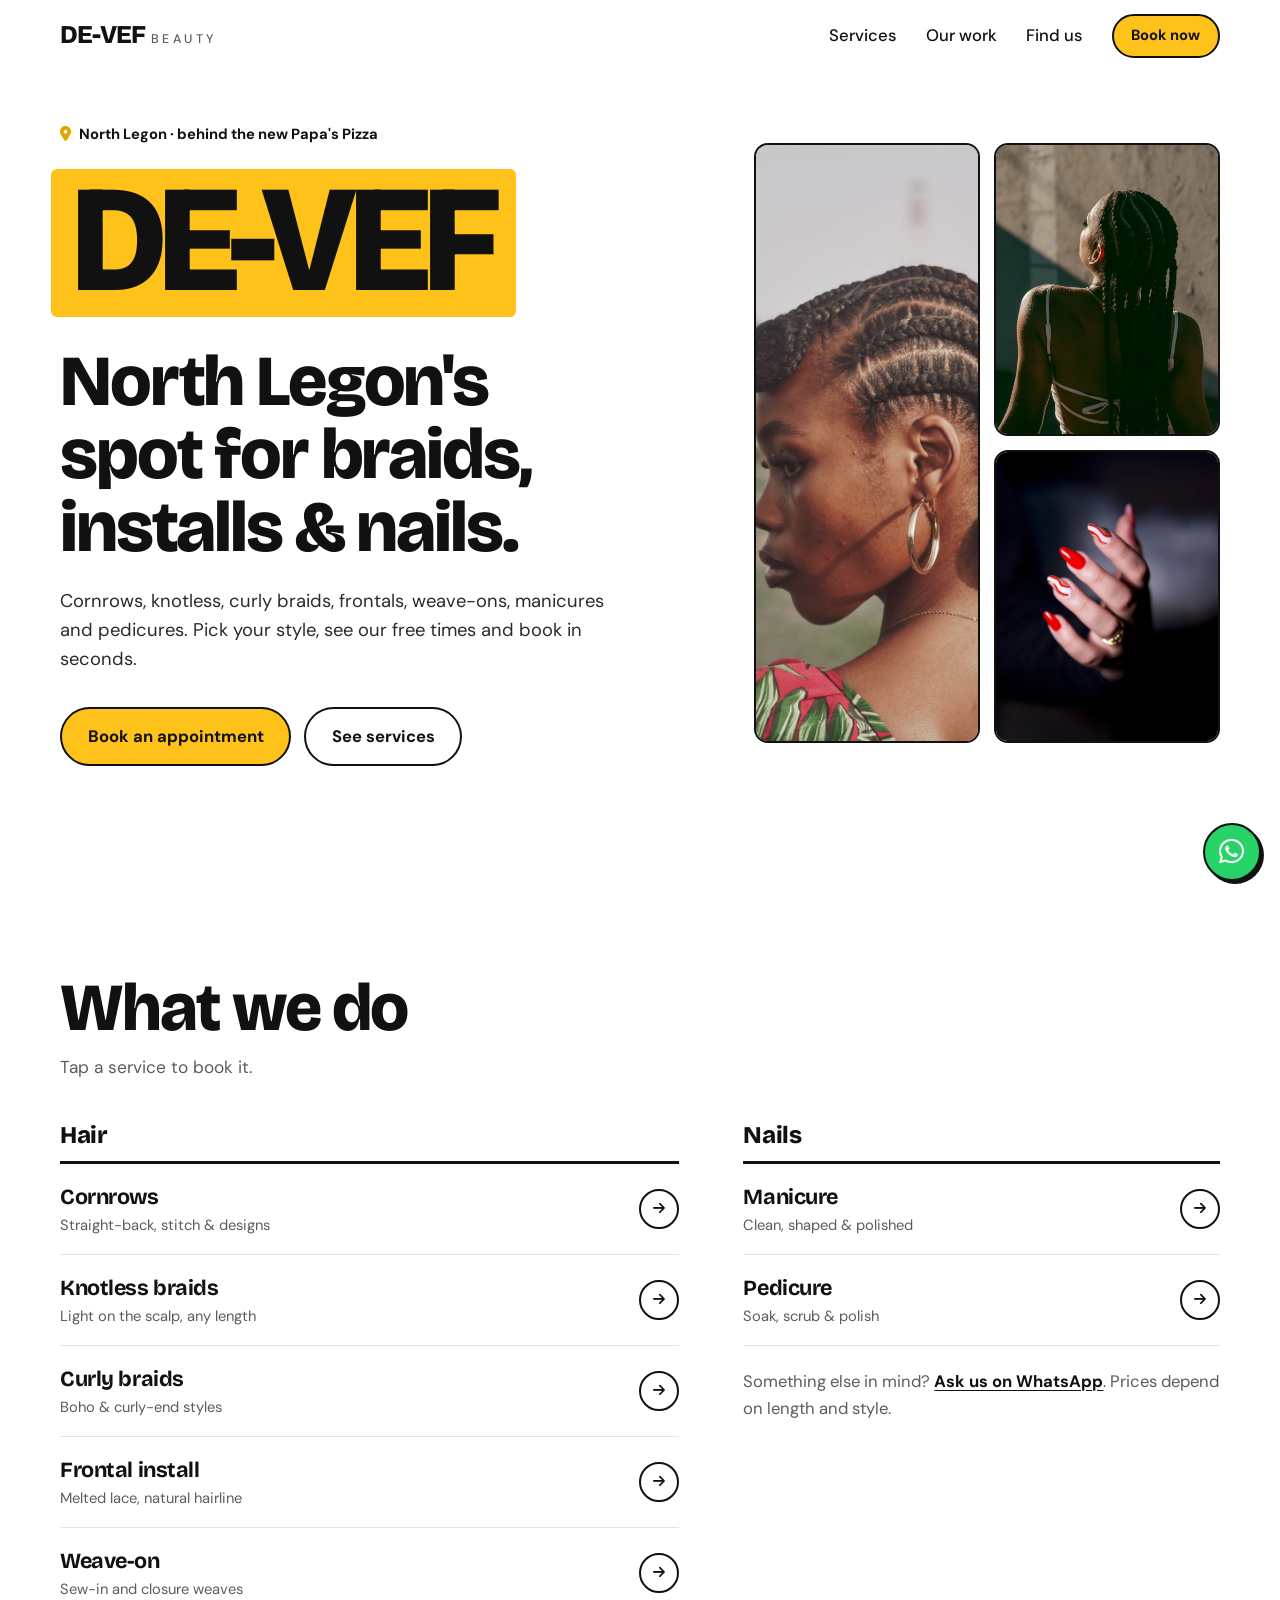
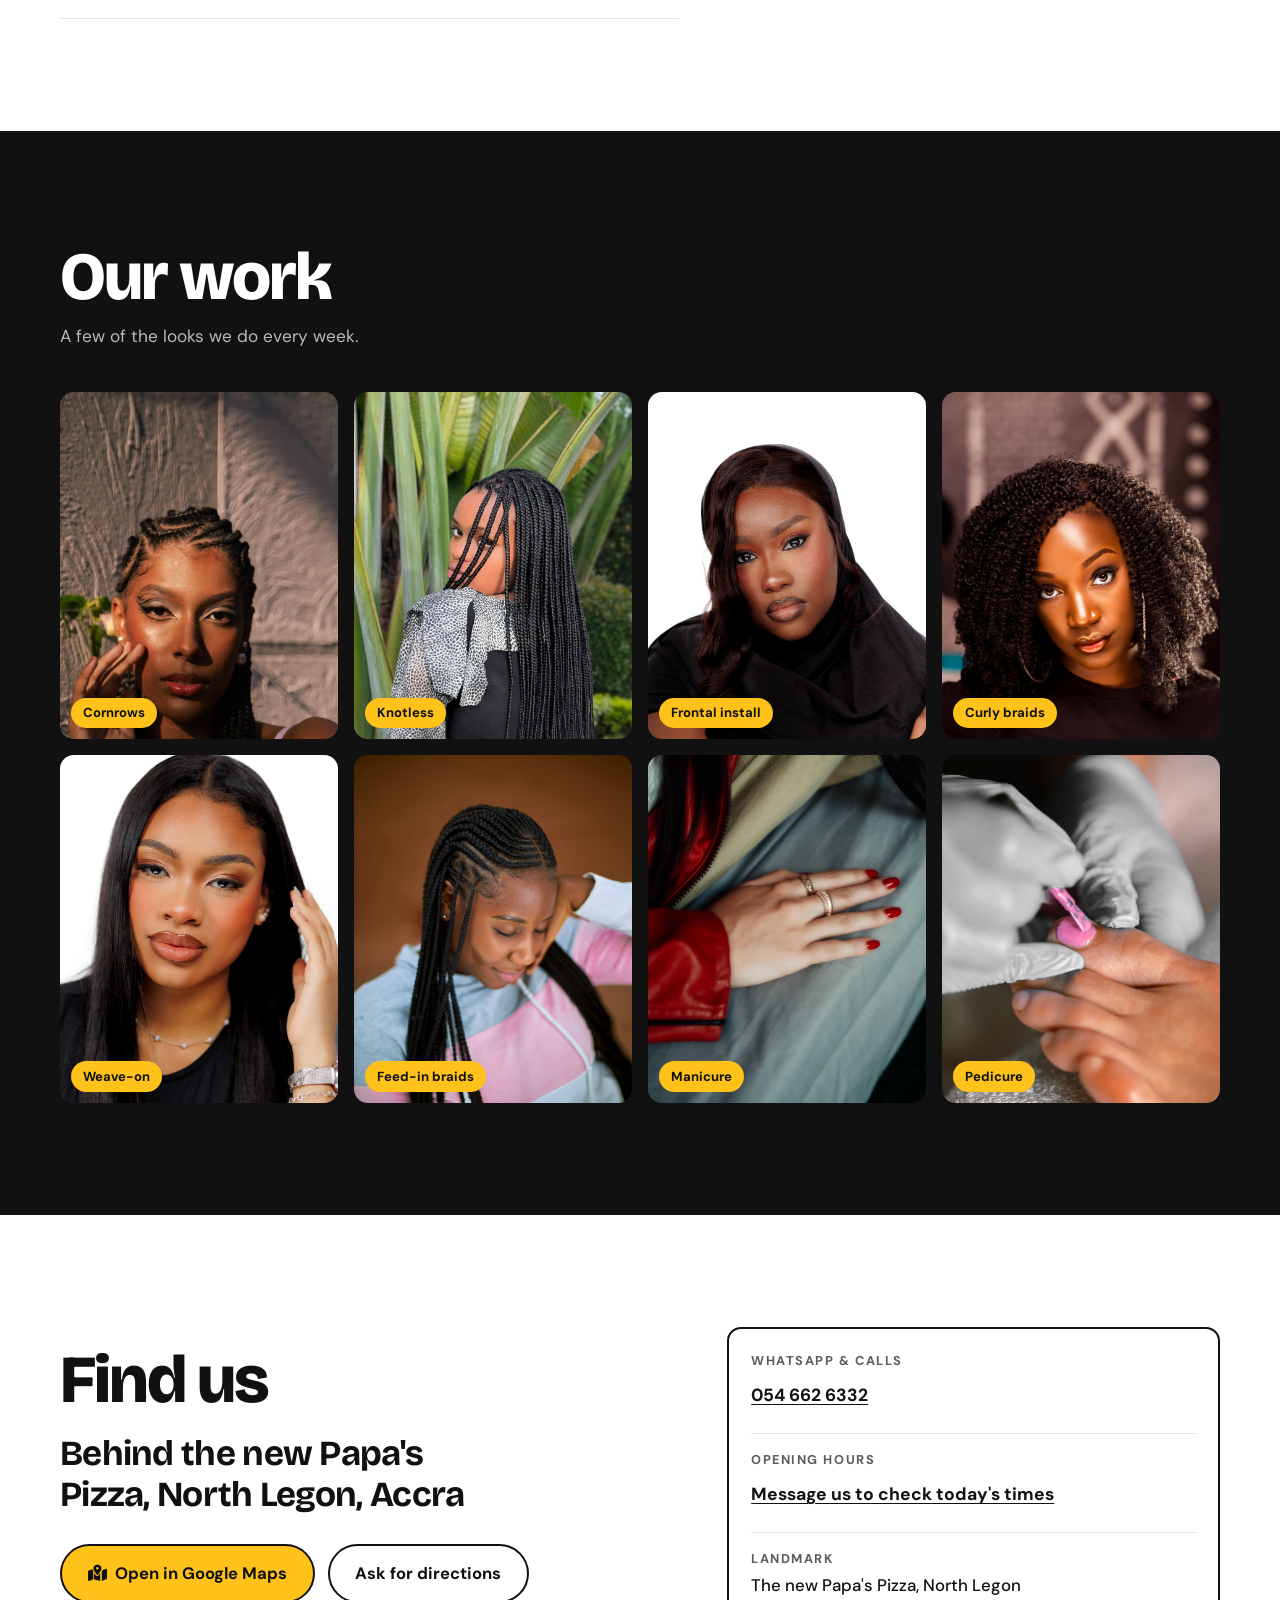
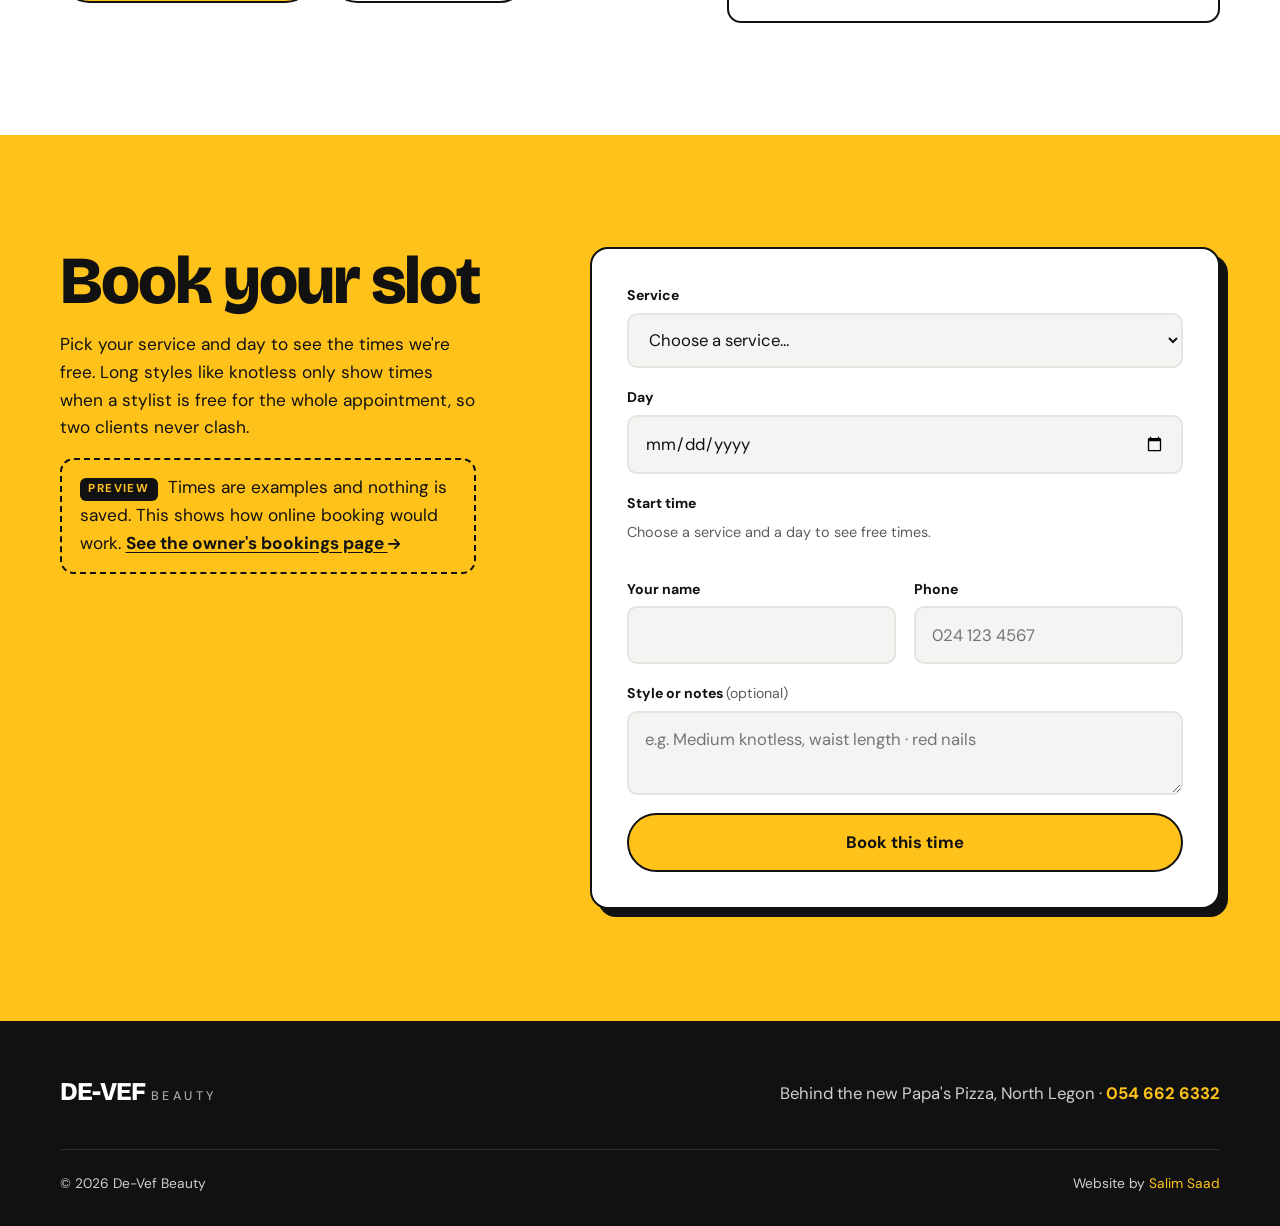
<file: index.html>
<!DOCTYPE html>
<html lang="en">
<head>
  <meta charset="UTF-8" />
  <meta name="viewport" content="width=device-width, initial-scale=1.0" />
  <title>De-Vef Beauty | Braids, Installs &amp; Nails in North Legon</title>
  <meta name="description" content="De-Vef Beauty, North Legon (behind the new Papa's Pizza): cornrows, knotless and curly braids, frontal installs, weave-ons, manicure and pedicure. Book on WhatsApp." />

  <meta property="og:type" content="website" />
  <meta property="og:title" content="De-Vef Beauty · North Legon" />
  <meta property="og:description" content="Braids, installs and nails behind the new Papa's Pizza, North Legon. Book on WhatsApp." />
  <meta property="og:url" content="https://salimsaad-dot.github.io/devef-/" />
  <meta property="og:image" content="https://salimsaad-dot.github.io/devef-/images/og-image.jpg" />
  <meta property="og:image:width" content="1200" />
  <meta property="og:image:height" content="630" />
  <meta name="twitter:card" content="summary_large_image" />
  <meta name="theme-color" content="#111111" />

  <link rel="icon" href="data:image/svg+xml,<svg xmlns='http://www.w3.org/2000/svg' viewBox='0 0 100 100'><rect width='100' height='100' rx='24' fill='%23111'/><text x='50' y='68' font-size='56' text-anchor='middle' fill='%23ffc21a' font-family='Arial Black,Arial,sans-serif' font-weight='900'>D</text></svg>" />

  <link rel="preconnect" href="https://fonts.googleapis.com" />
  <link rel="preconnect" href="https://fonts.gstatic.com" crossorigin />
  <link href="https://fonts.googleapis.com/css2?family=Bricolage+Grotesque:opsz,wght@12..96,500;12..96,700;12..96,800&family=DM+Sans:opsz,wght@9..40,400;9..40,500;9..40,700&display=swap" rel="stylesheet" />
  <link rel="stylesheet" href="https://cdnjs.cloudflare.com/ajax/libs/font-awesome/6.4.0/css/all.min.css" />
  <link rel="stylesheet" href="style.css" />
  <script>document.documentElement.classList.add("js");</script>

  <script type="application/ld+json">
  {
    "@context": "https://schema.org",
    "@type": "BeautySalon",
    "name": "De-Vef Beauty",
    "telephone": "+233546626332",
    "address": { "@type": "PostalAddress", "streetAddress": "Behind the new Papa's Pizza", "addressLocality": "North Legon, Accra", "addressCountry": "GH" },
    "geo": { "@type": "GeoCoordinates", "latitude": 5.6821912, "longitude": -0.1921330 }
  }
  </script>
</head>
<body>
  <a class="skip-link" href="#main">Skip to content</a>

  <!-- ===== HEADER ===== -->
  <header class="header" id="header">
    <div class="wrap header-inner">
      <a href="#top" class="brand" aria-label="De-Vef Beauty, home">DE-VEF<span>beauty</span></a>
      <nav class="nav" id="nav" aria-label="Main">
        <a href="#services">Services</a>
        <a href="#work">Our work</a>
        <a href="#visit">Find us</a>
        <a href="#book" class="btn btn-sm">Book now</a>
      </nav>
      <button class="burger" id="burger" aria-label="Open menu" aria-expanded="false" aria-controls="nav"><span></span><span></span><span></span></button>
    </div>
  </header>

  <main id="main">

    <!-- ===== HERO ===== -->
    <section class="hero" id="top">
      <div class="wrap hero-inner">
        <div class="hero-copy">
          <p class="where"><i class="fa-solid fa-location-dot" aria-hidden="true"></i> North Legon · behind the new Papa's Pizza</p>
          <h1><span class="mark">DE-VEF</span> North Legon's spot for braids, installs &amp; nails.</h1>
          <p class="lead">Cornrows, knotless, curly braids, frontals, weave-ons, manicures and pedicures. Pick your style, see our free times and book in seconds.</p>
          <div class="hero-cta">
            <a href="#book" class="btn">Book an appointment</a>
            <a href="#services" class="btn btn-line">See services</a>
          </div>
        </div>

        <!-- Echoes the photo column on their shop banner. TODO: Pexels stock for the pitch; swap for their own work. -->
        <div class="strip" aria-hidden="true">
          <figure class="strip-tile s1"><img src="images/hero-cornrows.jpg" alt="" fetchpriority="high" /></figure>
          <figure class="strip-tile s2"><img src="images/strip-braids.jpg" alt="" /></figure>
          <figure class="strip-tile s3"><img src="images/strip-nails.jpg" alt="" /></figure>
        </div>
      </div>
    </section>

    <!-- ===== SERVICES ===== -->
    <!-- TODO: confirm the list and add prices with the owner (board says "and more…"). -->
    <section class="section" id="services">
      <div class="wrap">
        <h2>What we do</h2>
        <p class="sub">Tap a service to book it.</p>

        <div class="menu reveal">
          <div class="menu-col">
            <h3>Hair</h3>
            <ul>
              <li><a href="#book" data-service="Cornrows"><span>Cornrows</span><small>Straight-back, stitch &amp; designs</small><i class="fa-solid fa-arrow-right" aria-hidden="true"></i></a></li>
              <li><a href="#book" data-service="Knotless braids"><span>Knotless braids</span><small>Light on the scalp, any length</small><i class="fa-solid fa-arrow-right" aria-hidden="true"></i></a></li>
              <li><a href="#book" data-service="Curly braids"><span>Curly braids</span><small>Boho &amp; curly-end styles</small><i class="fa-solid fa-arrow-right" aria-hidden="true"></i></a></li>
              <li><a href="#book" data-service="Frontal install"><span>Frontal install</span><small>Melted lace, natural hairline</small><i class="fa-solid fa-arrow-right" aria-hidden="true"></i></a></li>
              <li><a href="#book" data-service="Weave-on"><span>Weave-on</span><small>Sew-in and closure weaves</small><i class="fa-solid fa-arrow-right" aria-hidden="true"></i></a></li>
            </ul>
          </div>
          <div class="menu-col">
            <h3>Nails</h3>
            <ul>
              <li><a href="#book" data-service="Manicure"><span>Manicure</span><small>Clean, shaped &amp; polished</small><i class="fa-solid fa-arrow-right" aria-hidden="true"></i></a></li>
              <li><a href="#book" data-service="Pedicure"><span>Pedicure</span><small>Soak, scrub &amp; polish</small><i class="fa-solid fa-arrow-right" aria-hidden="true"></i></a></li>
            </ul>
            <p class="more">Something else in mind? <a href="https://wa.me/233546626332?text=Hello%20De-Vef!%20Do%20you%20do%20" target="_blank" rel="noopener">Ask us on WhatsApp</a>. Prices depend on length and style.</p>
          </div>
        </div>
      </div>
    </section>

    <!-- ===== OUR WORK ===== -->
    <!-- TODO: FREE STOCK PHOTOS from Pexels (pexels.com/license), pitch only. Replace with De-Vef's own work before launch. -->
    <section class="section section-ink" id="work">
      <div class="wrap">
        <h2>Our work</h2>
        <p class="sub">A few of the looks we do every week.</p>
        <div class="gallery reveal">
          <figure><img class="fade-img" src="images/cornrows.jpg" alt="Cornrows swept back with a side part" loading="lazy" /><figcaption>Cornrows</figcaption></figure>
          <figure><img class="fade-img" src="images/knotless.jpg" alt="Long knotless braids" loading="lazy" style="object-position: center 20%" /><figcaption>Knotless</figcaption></figure>
          <figure><img class="fade-img" src="images/frontal.jpg" alt="Sleek frontal install" loading="lazy" style="object-position: center 20%" /><figcaption>Frontal install</figcaption></figure>
          <figure><img class="fade-img" src="images/curly-braids.jpg" alt="Full curly braids" loading="lazy" style="object-position: center 20%" /><figcaption>Curly braids</figcaption></figure>
          <figure><img class="fade-img" src="images/weave-on.jpg" alt="Long, sleek straight weave-on" loading="lazy" style="object-position: center 25%" /><figcaption>Weave-on</figcaption></figure>
          <figure><img class="fade-img" src="images/long-braids.jpg" alt="Long feed-in braids" loading="lazy" style="object-position: center 25%" /><figcaption>Feed-in braids</figcaption></figure>
          <figure><img class="fade-img" src="images/manicure.jpg" alt="Red manicure with gold rings" loading="lazy" /><figcaption>Manicure</figcaption></figure>
          <figure><img class="fade-img" src="images/pedicure.jpg" alt="Pedicure being polished" loading="lazy" /><figcaption>Pedicure</figcaption></figure>
        </div>
      </div>
    </section>

    <!-- ===== VISIT ===== -->
    <section class="section" id="visit">
      <div class="wrap visit">
        <div>
          <h2>Find us</h2>
          <p class="address">Behind the new Papa's Pizza, North Legon, Accra</p>
          <div class="visit-cta">
            <a class="btn" href="https://www.google.com/maps/search/?api=1&amp;query=5.6821912%2C-0.1921330" target="_blank" rel="noopener"><i class="fa-solid fa-map-location-dot" aria-hidden="true"></i> Open in Google Maps</a>
            <a class="btn btn-line" href="https://wa.me/233546626332?text=Hello%20De-Vef!%20Please%20send%20me%20directions%20to%20the%20shop." target="_blank" rel="noopener">Ask for directions</a>
          </div>
        </div>
        <ul class="facts">
          <li><span class="k">WhatsApp &amp; calls</span><a href="https://wa.me/233546626332" target="_blank" rel="noopener">054 662 6332</a></li>
          <!-- TODO: add real opening hours once confirmed -->
          <li><span class="k">Opening hours</span><a href="https://wa.me/233546626332?text=Hello%20De-Vef!%20Are%20you%20open%20today%3F" target="_blank" rel="noopener">Message us to check today's times</a></li>
          <li><span class="k">Landmark</span><span>The new Papa's Pizza, North Legon</span></li>
        </ul>
      </div>
    </section>

    <!-- ===== BOOKING ===== -->
    <section class="section section-sun" id="book">
      <div class="wrap book">
        <div class="book-copy">
          <h2>Book your slot</h2>
          <p>Pick your service and day to see the times we're free. Long styles like knotless only show times when a stylist is free for the whole appointment, so two clients never clash.</p>
          <!-- PITCH DEMO: remove this note once real hours and a real database are in -->
          <p class="preview-note"><span class="tag">Preview</span> Times are examples and nothing is saved. This shows how online booking would work. <a href="bookings.html">See the owner's bookings page <i class="fa-solid fa-arrow-right" aria-hidden="true"></i></a></p>
        </div>

        <form class="form" id="bookForm" novalidate>
          <div class="f">
            <label for="service">Service</label>
            <select id="service" required>
              <option value="">Choose a service…</option>
              <optgroup label="Hair">
                <option>Cornrows</option>
                <option>Knotless braids</option>
                <option>Curly braids</option>
                <option>Frontal install</option>
                <option>Weave-on</option>
              </optgroup>
              <optgroup label="Nails">
                <option>Manicure</option>
                <option>Pedicure</option>
              </optgroup>
              <option>Something else</option>
            </select>
          </div>

          <div>
            <div class="f">
              <label for="date">Day</label>
              <input id="date" type="date" required />
            </div>

            <fieldset class="f f-gap" id="timeField">
              <legend>Start time</legend>
              <p class="slot-hint" id="slotHint">Choose a service and a day to see free times.</p>
              <div class="slot-grid" id="slots"></div>
            </fieldset>

            <!-- Only for braids; slides open/closed instead of snapping -->
            <div class="collapse" id="hairField" aria-hidden="true" inert>
              <div class="collapse-inner">
                <fieldset class="f">
                  <legend>Braiding hair</legend>
                  <div class="pills">
                    <label><input type="radio" name="hair" value="I'll bring my own hair" checked /><span>I'll bring my own</span></label>
                    <label><input type="radio" name="hair" value="Please provide the hair" /><span>Please provide it</span></label>
                  </div>
                </fieldset>
              </div>
            </div>
          </div>

          <div class="f-row">
            <div class="f">
              <label for="name">Your name</label>
              <input id="name" type="text" autocomplete="name" maxlength="60" required />
            </div>
            <div class="f">
              <label for="phone">Phone</label>
              <input id="phone" type="tel" autocomplete="tel" inputmode="tel" maxlength="20" placeholder="024 123 4567" required />
            </div>
          </div>

          <div class="f">
            <label for="notes">Style or notes <span class="opt">(optional)</span></label>
            <textarea id="notes" rows="2" maxlength="300" placeholder="e.g. Medium knotless, waist length · red nails"></textarea>
          </div>

          <p class="err" id="err" role="alert"></p>
          <button class="btn btn-block" type="submit" id="bookBtn">Book this time</button>
        </form>

        <!-- Shown after booking -->
        <div class="form booked" id="booked" tabindex="-1" hidden>
          <p class="booked-icon" aria-hidden="true"><i class="fa-solid fa-check"></i></p>
          <h3>You're booked!</h3>
          <p class="booked-what" id="bookedWhat"></p>
          <p class="booked-small">Last step: send your booking to De-Vef on WhatsApp. She'll reply to confirm.</p>
          <div class="booked-actions">
            <button class="btn btn-block btn-wa" type="button" id="sendWa"><i class="fa-brands fa-whatsapp" aria-hidden="true"></i> Send to De-Vef on WhatsApp</button>
            <div class="wa-sent" id="waSent" hidden>
              <p class="wa-label">Opened in WhatsApp. Demo: goes to Salim's test phone, not De-Vef's.</p>
              <p class="wa-bubble" id="waText"></p>
              <p class="wa-after"><i class="fa-solid fa-circle-check" aria-hidden="true"></i> Tap Send in WhatsApp. De-Vef will reply to confirm.</p>
            </div>
            <a class="btn btn-line btn-block" href="bookings.html">See it on the owner's page <i class="fa-solid fa-arrow-right" aria-hidden="true"></i></a>
            <button class="btn btn-line btn-block" type="button" id="bookAgain">Book another</button>
          </div>
        </div>
      </div>
    </section>
  </main>

  <footer class="footer">
    <div class="wrap footer-inner">
      <a href="#top" class="brand brand-light">DE-VEF<span>beauty</span></a>
      <p>Behind the new Papa's Pizza, North Legon · <a href="https://wa.me/233546626332" target="_blank" rel="noopener">054 662 6332</a></p>
    </div>
    <div class="wrap footer-bottom">
      <p>© <span id="year">2026</span> De-Vef Beauty</p>
      <p>Website by <a href="mailto:salimsaad135@gmail.com">Salim Saad</a></p>
    </div>
  </footer>

  <a href="https://wa.me/233546626332" class="wa" target="_blank" rel="noopener" aria-label="Chat on WhatsApp"><i class="fa-brands fa-whatsapp"></i></a>

  <script src="script.js"></script>
  <script type="module" src="booking.js"></script>
</body>
</html>
</file>
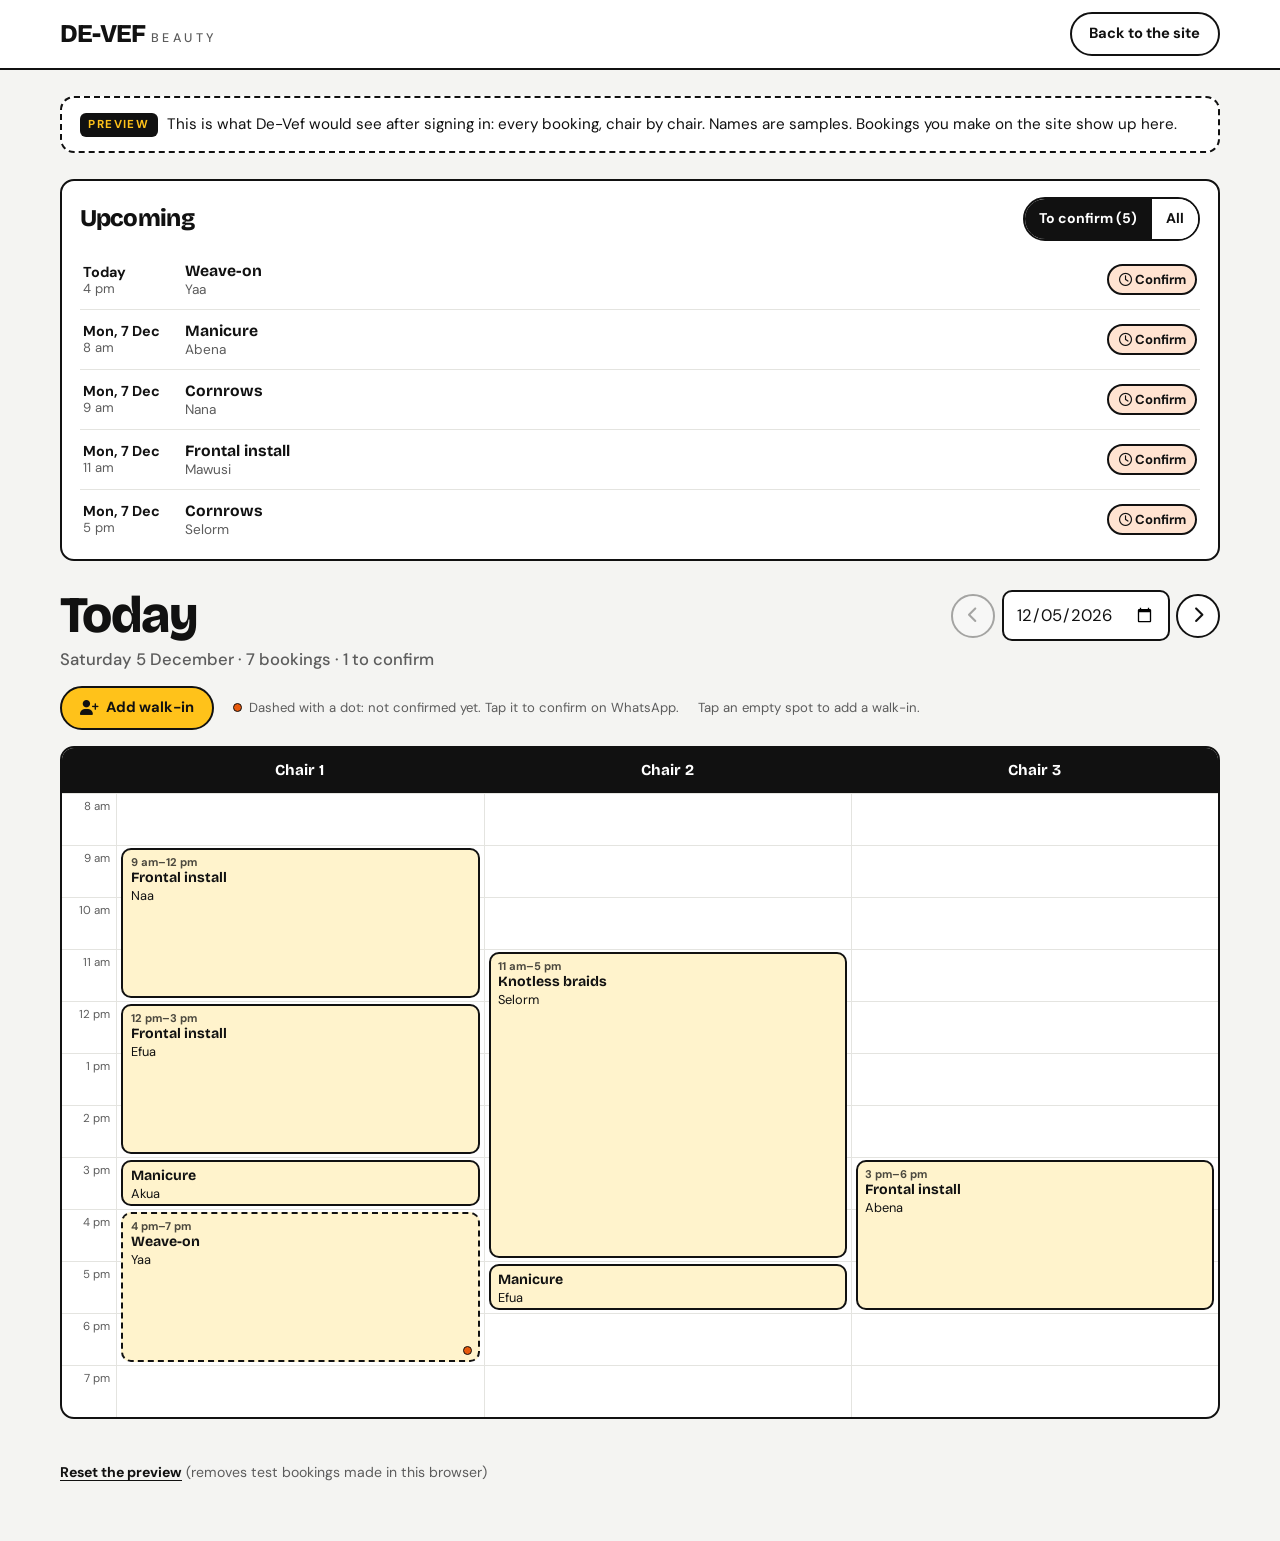
<file: bookings.html>
<!DOCTYPE html>
<html lang="en">
<head>
  <meta charset="UTF-8" />
  <meta name="viewport" content="width=device-width, initial-scale=1.0" />
  <meta name="robots" content="noindex, nofollow" />
  <title>Bookings · De-Vef Beauty</title>
  <meta name="theme-color" content="#111111" />
  <link rel="icon" href="data:image/svg+xml,<svg xmlns='http://www.w3.org/2000/svg' viewBox='0 0 100 100'><rect width='100' height='100' rx='24' fill='%23111'/><text x='50' y='68' font-size='56' text-anchor='middle' fill='%23ffc21a' font-family='Arial Black,Arial,sans-serif' font-weight='900'>D</text></svg>" />
  <link rel="preconnect" href="https://fonts.googleapis.com" />
  <link rel="preconnect" href="https://fonts.gstatic.com" crossorigin />
  <link href="https://fonts.googleapis.com/css2?family=Bricolage+Grotesque:opsz,wght@12..96,500;12..96,700;12..96,800&family=DM+Sans:opsz,wght@9..40,400;9..40,500;9..40,700&display=swap" rel="stylesheet" />
  <link rel="stylesheet" href="https://cdnjs.cloudflare.com/ajax/libs/font-awesome/6.4.0/css/all.min.css" />
  <link rel="stylesheet" href="style.css" />
  <link rel="stylesheet" href="bookings.css" />
</head>
<body class="owner">
  <!-- PITCH DEMO: sample owner page. The real one needs a login and a database (see Lee's admin.html). -->
  <header class="owner-bar">
    <div class="wrap owner-bar-inner">
      <a href="./" class="brand">DE-VEF<span>beauty</span></a>
      <a href="./#book" class="btn btn-sm btn-line">Back to the site</a>
    </div>
  </header>

  <main class="wrap owner-main">
    <p class="preview-note owner-note"><span class="tag">Preview</span> This is what De-Vef would see after signing in: every booking, chair by chair. Names are samples. Bookings you make on the site show up here.</p>

    <section class="upcoming" aria-labelledby="upTitle">
      <div class="up-head">
        <h2 id="upTitle">Upcoming</h2>
        <div class="seg" role="group" aria-label="Show">
          <button type="button" id="upWait" aria-pressed="true">To confirm</button>
          <button type="button" id="upAll" aria-pressed="false">All</button>
        </div>
      </div>
      <ul class="up-list" id="upList"></ul>
      <button type="button" class="link up-more" id="upMore" hidden>Show more</button>
    </section>

    <div class="owner-head">
      <h1 id="dayTitle">Today</h1>
      <div class="day-nav">
        <button type="button" class="icon-btn" id="prev" aria-label="Previous day"><i class="fa-solid fa-chevron-left" aria-hidden="true"></i></button>
        <label class="sr-only" for="day">Pick a day</label>
        <input type="date" id="day" />
        <button type="button" class="icon-btn" id="next" aria-label="Next day"><i class="fa-solid fa-chevron-right" aria-hidden="true"></i></button>
      </div>
    </div>
    <p class="owner-count" id="count" aria-live="polite"></p>
    <div class="owner-tools">
      <button type="button" class="btn btn-sm" id="addWalk"><i class="fa-solid fa-user-plus" aria-hidden="true"></i> Add walk-in</button>
      <p class="owner-legend"><span><i aria-hidden="true"></i> Dashed with a dot: not confirmed yet. Tap it to confirm on WhatsApp.</span> <span>Tap an empty spot to add a walk-in.</span></p>
    </div>

    <div class="board" id="board"></div>

    <section class="detail" id="detail" tabindex="-1" hidden aria-live="polite"></section>

    <p class="owner-foot"><button type="button" class="link" id="reset">Reset the preview</button> (removes test bookings made in this browser)</p>
  </main>

  <script type="module" src="bookings.js"></script>
</body>
</html>
</file>
<file: style.css>
/* =========================================================
   De-Vef Beauty · North Legon
   Black, white and marigold: a street-poster take on their black & white banner
   ========================================================= */

:root {
  --paper: #ffffff;
  --paper-2: #f4f4f2;
  --ink: #111111;
  --ink-2: #2b2b2b;
  --muted: #5c5c5c;
  --line: #e4e4e0;
  --sun: #ffc21a;          /* marigold accent */
  --sun-deep: #e0a500;
  --wa: #25d366;

  --display: "Bricolage Grotesque", "Arial Black", Arial, sans-serif;
  --sans: "DM Sans", Arial, sans-serif;

  --r: 14px;
  --ease: cubic-bezier(.2, .8, .25, 1);
  --header-h: 72px;
}

*, *::before, *::after { box-sizing: border-box; margin: 0; padding: 0; }
html { scroll-behavior: smooth; scroll-padding-top: var(--header-h); }
body { font-family: var(--sans); font-size: 1.04rem; line-height: 1.6; color: var(--ink); background: var(--paper); -webkit-font-smoothing: antialiased; overflow-x: hidden; }
img { display: block; max-width: 100%; }
a { color: inherit; }
button, input, select, textarea { font: inherit; color: inherit; }
:focus-visible { outline: 3px solid var(--ink); outline-offset: 3px; }
::selection { background: var(--sun); color: var(--ink); }

.skip-link { position: absolute; left: 1rem; top: -100px; z-index: 200; background: var(--ink); color: #fff; padding: .7rem 1.1rem; border-radius: 10px; text-decoration: none; font-weight: 700; }
.skip-link:focus { top: 1rem; }

.wrap { width: min(1160px, 100% - 2.5rem); margin-inline: auto; }

h1, h2, h3 { font-family: var(--display); font-weight: 800; line-height: 1.02; letter-spacing: -.03em; text-wrap: balance; }
h2 { font-size: clamp(2.4rem, 6vw, 4.2rem); }
h3 { font-size: 1.5rem; letter-spacing: -.02em; }
.sub { color: var(--muted); margin: .7rem 0 2.6rem; font-size: 1.08rem; }

/* ---------- Buttons ---------- */
.btn {
  display: inline-flex; align-items: center; justify-content: center; gap: .55rem; min-height: 52px;
  padding: .9rem 1.6rem; border-radius: 999px; border: 2px solid var(--ink);
  background: var(--sun); color: var(--ink); font-weight: 700; text-decoration: none; cursor: pointer;
  transition: transform .25s var(--ease), box-shadow .25s var(--ease), background .25s var(--ease), color .25s var(--ease), scale .12s var(--ease);
}
.btn-line { background: transparent; }
@media (hover: hover) {
  .btn:hover { transform: translate(-2px, -2px); box-shadow: 4px 4px 0 var(--ink); }
}
.btn:active, .wa:active, .pills label:active span { scale: .97; }
.btn-sm { min-height: 44px; padding: .5rem 1.1rem; font-size: .92rem; }
.btn-block { width: 100%; }

/* ---------- Brand ---------- */
.brand { font-family: var(--display); font-weight: 800; font-size: 1.6rem; letter-spacing: -.03em; text-decoration: none; display: inline-flex; align-items: baseline; gap: .35rem; position: relative; z-index: 110; }
.brand span { font-family: var(--sans); font-weight: 500; font-size: .78rem; letter-spacing: .28em; text-transform: uppercase; color: var(--muted); }
.brand-light span { color: #a6a6a6; }

/* ---------- Header ---------- */
.header { position: fixed; inset: 0 0 auto; z-index: 100; height: var(--header-h); display: flex; align-items: center; background: var(--paper); border-bottom: 1px solid transparent; transition: border-color .3s var(--ease); }
.header.scrolled { border-color: var(--line); }
.header-inner { display: flex; align-items: center; justify-content: space-between; }
.nav { display: flex; align-items: center; gap: 1.8rem; }
.nav a:not(.btn) { text-decoration: none; font-weight: 500; transition: color .2s; }
.nav a:not(.btn):hover { color: var(--muted); }
.burger { display: none; width: 44px; height: 44px; border: 0; background: none; cursor: pointer; position: relative; z-index: 110; }
.burger span { position: absolute; left: 11px; right: 11px; height: 2.5px; border-radius: 2px; background: var(--ink); transition: transform .3s var(--ease), opacity .3s; }
.burger span:nth-child(1) { top: 15px; } .burger span:nth-child(2) { top: 21px; } .burger span:nth-child(3) { top: 27px; }
.menu-open .burger span:nth-child(1) { transform: translateY(6px) rotate(45deg); }
.menu-open .burger span:nth-child(2) { opacity: 0; }
.menu-open .burger span:nth-child(3) { transform: translateY(-6px) rotate(-45deg); }

/* ---------- Hero ---------- */
.hero { padding: calc(var(--header-h) + 3rem) 0 clamp(4rem, 8vw, 6rem); }
.hero-inner { display: grid; grid-template-columns: 1.15fr .85fr; gap: clamp(2rem, 5vw, 4.5rem); align-items: center; }
.where { display: inline-flex; align-items: center; gap: .5rem; font-weight: 700; font-size: .92rem; margin-bottom: 1.4rem; }
.where i { color: var(--sun-deep); }
.hero h1 { font-size: clamp(2.6rem, 5.6vw, 4.6rem); }
.hero h1 .mark {
  display: block; width: fit-content; font-size: clamp(4.6rem, 13vw, 9.5rem); line-height: .9; letter-spacing: -.05em;
  background: var(--sun); padding: .02em .14em .06em; margin: 0 0 .18em -.06em; border-radius: 6px;
}
.lead { color: var(--ink-2); font-size: 1.15rem; max-width: 34rem; margin-top: 1.4rem; }
.hero-cta { display: flex; flex-wrap: wrap; gap: .8rem; margin-top: 2rem; }

/* Photo column, echoing the shop banner. Signature moment: the three tiles rise in once, top to bottom. */
.strip { display: grid; grid-template-columns: 1fr 1fr; grid-template-rows: 1fr 1fr; gap: .9rem; height: min(600px, 70vh); }
.strip-tile { border-radius: var(--r); overflow: hidden; border: 2px solid var(--ink); background: var(--paper-2); }
.strip-tile img { width: 100%; height: 100%; object-fit: cover; }
.s1 { grid-row: span 2; }
.s1 img { object-position: center 70%; }
.s2 img { object-position: center 25%; }
.js .strip-tile { animation: tile-in .55s var(--ease) backwards; }
.js .s2 { animation-delay: .08s; }
.js .s3 { animation-delay: .16s; }
@keyframes tile-in { from { opacity: 0; translate: 0 18px; } }

/* ---------- Sections ---------- */
.section { padding: clamp(4.5rem, 9vw, 7rem) 0; }
.section-ink { background: var(--ink); color: #fff; }
.section-ink .sub { color: #b9b9b9; }
.section-sun { background: var(--sun); }

/* ---------- Services (typographic menu, no cards) ---------- */
.menu { display: grid; grid-template-columns: 1.3fr 1fr; gap: clamp(2rem, 5vw, 4rem); align-items: start; }
.menu h3 { padding-bottom: .8rem; border-bottom: 3px solid var(--ink); }
.menu ul { list-style: none; }
.menu li { border-bottom: 1px solid var(--line); }
.menu li a {
  display: grid; grid-template-columns: 1fr auto; grid-template-areas: "name arrow" "note arrow"; align-items: center; column-gap: 1rem;
  padding: 1rem .6rem; margin-inline: -.6rem; border-radius: 10px; text-decoration: none; min-height: 64px;
  transition: background-color .15s var(--ease);
}
.menu li a span { grid-area: name; font-family: var(--display); font-weight: 700; font-size: 1.35rem; letter-spacing: -.02em; }
.menu li a small { grid-area: note; color: var(--muted); font-size: .92rem; }
.menu li a i { grid-area: arrow; width: 40px; height: 40px; border-radius: 50%; display: grid; place-items: center; border: 2px solid var(--ink); font-size: .85rem; transition: background .2s var(--ease), translate .2s var(--ease); }
@media (hover: hover) { .menu li a:hover i { background: var(--sun); translate: 3px 0; } }
.menu li a:active { background-color: var(--paper-2); }
.more { margin-top: 1.4rem; color: var(--muted); }
.more a { color: var(--ink); font-weight: 700; text-underline-offset: 3px; }

/* ---------- Gallery ---------- */
.gallery { display: grid; grid-template-columns: repeat(4, 1fr); gap: 1rem; }
.gallery figure { position: relative; aspect-ratio: 4 / 5; border-radius: var(--r); overflow: hidden; background: var(--ink-2); }
.gallery img { width: 100%; height: 100%; object-fit: cover; object-position: center 30%; transition: transform .8s var(--ease), opacity .4s var(--ease); }
@media (hover: hover) { .gallery figure:hover img { transform: scale(1.04); } }
.gallery figcaption { position: absolute; left: .7rem; bottom: .7rem; background: var(--sun); color: var(--ink); font-weight: 700; font-size: .82rem; padding: .3rem .75rem; border-radius: 999px; }

/* Photos fade in once downloaded (no pop-in on slow mobile data) */
.js .fade-img { opacity: 0; }
.js .fade-img.loaded { opacity: 1; }

/* ---------- Visit ---------- */
.visit { display: grid; grid-template-columns: 1.1fr .9fr; gap: clamp(2rem, 5vw, 4rem); align-items: center; }
.address { font-family: var(--display); font-weight: 700; font-size: clamp(1.6rem, 3vw, 2.2rem); letter-spacing: -.02em; line-height: 1.15; margin: 1.2rem 0 1.8rem; max-width: 22ch; text-wrap: balance; }
.visit-cta { display: flex; flex-wrap: wrap; gap: .8rem; }
.facts { list-style: none; border: 2px solid var(--ink); border-radius: var(--r); padding: .4rem 1.4rem; }
.facts li { display: grid; gap: .1rem; padding: 1rem 0; }
.facts li + li { border-top: 1px solid var(--line); }
.facts .k { font-size: .8rem; font-weight: 700; letter-spacing: .12em; text-transform: uppercase; color: var(--muted); }
.facts a { font-weight: 700; font-size: 1.1rem; text-underline-offset: 3px; min-height: 44px; display: inline-flex; align-items: center; }
.facts span:not(.k) { font-weight: 500; font-size: 1.05rem; }

/* ---------- Booking ---------- */
.book { display: grid; grid-template-columns: .85fr 1.15fr; gap: clamp(2rem, 5vw, 4.5rem); align-items: start; }
.book-copy p { margin-top: 1rem; font-size: 1.08rem; max-width: 26rem; }
.form { background: var(--paper); border: 2px solid var(--ink); border-radius: calc(var(--r) + 4px); padding: clamp(1.4rem, 4vw, 2.2rem); display: grid; gap: 1.1rem; box-shadow: 8px 8px 0 var(--ink); }
.f { display: grid; gap: .4rem; border: 0; min-width: 0; }
.f-gap { margin-top: 1.1rem; }
.f label, .f legend { font-size: .88rem; font-weight: 700; }
.f legend { margin-bottom: .4rem; }
.opt { font-weight: 400; color: var(--muted); }
.f input, .f select, .f textarea { width: 100%; padding: .85rem 1rem; border-radius: 10px; border: 2px solid var(--line); background: var(--paper-2); transition: border-color .2s, box-shadow .2s; }
.f input:focus, .f select:focus, .f textarea:focus { outline: none; border-color: var(--ink); box-shadow: 0 0 0 4px rgba(255, 194, 26, .55); }
/* iPhone Safari: date inputs ignore width:100% (poke out of the form) and centre their text */
.f input[type="date"] { -webkit-appearance: none; appearance: none; display: block; min-width: 0; min-height: calc(1.6em + 1.7rem + 4px); text-align: left; }
.f input[type="date"]::-webkit-date-and-time-value { text-align: left; margin: 0; }
.f .invalid { border-color: #c62828; }
.f textarea { resize: vertical; }
.pills { display: grid; grid-template-columns: 1fr 1fr; gap: .6rem; }
.pills label { position: relative; cursor: pointer; }
.pills input { position: absolute; opacity: 0; pointer-events: none; }
.pills span { display: grid; place-items: center; min-height: 48px; text-align: center; padding: .6rem .4rem; border-radius: 10px; border: 2px solid var(--line); background: var(--paper-2); font-weight: 500; font-size: .95rem; transition: background .2s var(--ease), border-color .2s var(--ease), scale .12s var(--ease); }
.pills input:checked + span { background: var(--sun); border-color: var(--ink); font-weight: 700; }
.pills input:focus-visible + span { outline: 3px solid var(--ink); outline-offset: 2px; }

/* "Braiding hair" question: slides open only for braid services */
.collapse { display: grid; grid-template-rows: 0fr; opacity: 0; transition: grid-template-rows .15s ease-in, opacity .15s ease-in; }
.collapse.is-open { grid-template-rows: 1fr; opacity: 1; transition: grid-template-rows .22s var(--ease), opacity .22s var(--ease); }
.collapse-inner { min-height: 0; overflow: hidden; margin-inline: -4px; padding-inline: 4px; }
.collapse .f { margin-top: 1.1rem; padding: 0 0 4px; transform: translateY(-6px); transition: transform .22s var(--ease); } /* margin, not padding: a legend ignores fieldset top padding */
.collapse.is-open .f { transform: none; }

.err { color: #c62828; font-weight: 500; font-size: .9rem; transition: opacity .15s var(--ease), translate .15s var(--ease); }
.err:empty { display: none; }
@starting-style { .err { opacity: 0; translate: 0 -4px; } }

/* Pre-filled fields glow once after tapping a service on the menu */
.f .prefilled { animation: prefill 1.1s var(--ease) .15s backwards; }
@keyframes prefill { from { border-color: var(--ink); box-shadow: 0 0 0 5px rgba(255, 194, 26, .85); } }

/* ---------- Booking: free times (preview) ---------- */
[hidden] { display: none !important; }
.preview-note { margin-top: 1.4rem; padding: .9rem 1.1rem; border: 2px dashed var(--ink); border-radius: var(--r); font-size: .95rem; max-width: 26rem; }
.preview-note a { font-weight: 700; text-underline-offset: 3px; white-space: nowrap; }
.preview-note a i { font-size: .8em; }
.tag { display: inline-block; background: var(--ink); color: var(--sun); font-size: .72rem; font-weight: 700; letter-spacing: .12em; text-transform: uppercase; padding: .15rem .55rem; border-radius: 6px; margin-right: .3rem; vertical-align: .1em; }
.slot-hint { font-size: .9rem; color: var(--muted); margin-bottom: .6rem; }
.slot-grid { display: grid; grid-template-columns: repeat(4, 1fr); gap: .5rem; }
.slot { position: relative; cursor: pointer; }
.slot input { position: absolute; opacity: 0; pointer-events: none; }
.slot span { display: grid; place-items: center; gap: .05rem; min-height: 56px; padding: .45rem .3rem; border-radius: 10px; border: 2px solid var(--line); background: var(--paper-2); font-weight: 700; font-size: .95rem; line-height: 1.2; text-align: center; transition: background .2s var(--ease), border-color .2s var(--ease), scale .12s var(--ease); }
.slot small { font-weight: 500; font-size: .74rem; color: var(--muted); }
.slot.is-last small { color: #9a5b00; font-weight: 700; }
.slot input:checked + span { background: var(--sun); border-color: var(--ink); }
.slot input:checked + span small { color: var(--ink); }
.slot input:focus-visible + span { outline: 3px solid var(--ink); outline-offset: 2px; }
.slot:active span { scale: .97; }
.slot.is-off { cursor: not-allowed; }
.slot.is-off span { background: transparent; border-style: dashed; color: #9a9a9a; scale: 1; }
.slot.is-off small { color: #9a9a9a; }
#timeField.invalid .slot:not(.is-off) span { border-color: #c62828; }
.f-row { display: grid; grid-template-columns: 1fr 1fr; gap: 1.1rem; }

.booked { text-align: center; justify-items: center; }
.booked:focus { outline: none; }
.booked-icon { width: 64px; height: 64px; border-radius: 50%; display: grid; place-items: center; background: var(--sun); border: 2px solid var(--ink); font-size: 1.6rem; }
.booked h3 { font-size: 2rem; }
.booked-what { font-family: var(--display); font-weight: 700; font-size: 1.2rem; line-height: 1.3; }
.btn.btn-wa { background: #1fa855; color: #fff; }
.wa-sent { padding: .9rem; border-radius: 12px; background: #efe7dc; border: 2px solid var(--ink); text-align: left; }
.wa-label { font-size: .78rem; font-weight: 700; color: var(--muted); margin-bottom: .5rem; }
.wa-bubble { margin-left: auto; max-width: 30rem; width: fit-content; background: #d9fdd3; padding: .6rem .8rem; border-radius: 10px 2px 10px 10px; box-shadow: 0 1px 1px rgba(0,0,0,.15); line-height: 1.45; white-space: pre-line; }
.wa-after { display: flex; align-items: center; gap: .45rem; margin-top: .7rem; font-weight: 700; font-size: .92rem; }
.wa-after i { color: #1a7f43; }
.booked-small { color: var(--muted); font-size: .92rem; max-width: 26rem; }
.booked-actions { display: grid; gap: .7rem; width: 100%; margin-top: .4rem; }

/* ---------- Footer ---------- */
.footer { background: var(--ink); color: #cfcfcf; padding: 3.2rem 0 2rem; }
.footer .brand { color: #fff; }
.footer-inner { display: flex; flex-wrap: wrap; justify-content: space-between; align-items: center; gap: 1rem; }
.footer-inner a:not(.brand) { color: var(--sun); font-weight: 700; text-decoration: none; display: inline-block; padding-block: .7rem; margin-block: -.7rem; }
.footer-bottom { display: flex; flex-wrap: wrap; justify-content: space-between; gap: .5rem; margin-top: 2.2rem; padding-top: 1.4rem; border-top: 1px solid #2e2e2e; font-size: .86rem; }
.footer-bottom a { color: var(--sun); text-decoration: none; display: inline-block; padding-block: .7rem; margin-block: -.7rem; }

/* ---------- Floating WhatsApp ---------- */
.wa { position: fixed; right: 1.2rem; bottom: 1.2rem; z-index: 90; width: 58px; height: 58px; border-radius: 50%; display: grid; place-items: center; background: var(--wa); color: #fff; font-size: 1.8rem; text-decoration: none; border: 2px solid var(--ink); box-shadow: 3px 3px 0 var(--ink); transition: transform .25s var(--ease), scale .12s var(--ease); }
@media (hover: hover) { .wa:hover { transform: translate(-2px, -2px); } }

/* ---------- Reveal (only the services menu and the gallery) ---------- */
.js .reveal { opacity: 0; translate: 0 16px; transition: opacity .6s var(--ease), translate .6s var(--ease); }
.js .reveal.in { opacity: 1; translate: none; }

/* ---------- Responsive ---------- */
@media (max-width: 960px) {
  .hero-inner, .visit, .book { grid-template-columns: 1fr; }
  .strip { height: 420px; max-width: 560px; }
  .menu { grid-template-columns: 1fr; }
  .gallery { grid-template-columns: repeat(2, 1fr); }
  .br-wide { display: none; }
}
@media (max-width: 760px) {
  .burger { display: block; }
  .nav { position: fixed; inset: 0; z-index: 105; flex-direction: column; justify-content: center; gap: 1.8rem; background: var(--paper); opacity: 0; visibility: hidden; transition: opacity .3s var(--ease), visibility .3s; }
  .nav a:not(.btn) { font-family: var(--display); font-size: 2rem; font-weight: 800; }
  .menu-open .nav { opacity: 1; visibility: visible; }
  .menu-open { overflow: hidden; }
}
@media (max-width: 520px) {
  .strip { height: 340px; gap: .6rem; }
  .gallery { gap: .6rem; }
  .hero-cta .btn { flex: 1 1 100%; }
  .slot-grid { grid-template-columns: repeat(3, 1fr); gap: .4rem; }
  .f-row { grid-template-columns: 1fr; }
  .pills span { font-size: .88rem; }
  .form { box-shadow: 5px 5px 0 var(--ink); }
}

@media (prefers-reduced-motion: reduce) {
  *, *::before, *::after { animation: none !important; transition: none !important; scroll-behavior: auto !important; }
  .js .reveal { opacity: 1; translate: none; }
}
</file>
<file: bookings.css>
/* De-Vef Beauty · owner's bookings page (preview) */
.owner { background: var(--paper-2); }
.owner-bar { background: var(--paper); border-bottom: 2px solid var(--ink); }
.owner-bar-inner { display: flex; align-items: center; justify-content: space-between; gap: 1rem; min-height: 68px; }
.owner-main { padding: 1.6rem 0 3rem; }
.owner-note { max-width: none; margin: 0 0 1.6rem; background: var(--paper); }
.sr-only { position: absolute; width: 1px; height: 1px; overflow: hidden; clip: rect(0 0 0 0); white-space: nowrap; }

.owner-head { display: flex; flex-wrap: wrap; align-items: center; justify-content: space-between; gap: .8rem 1rem; }
.owner-head h1 { font-size: clamp(2.2rem, 6vw, 3.2rem); }
.day-nav { display: flex; align-items: center; gap: .4rem; max-width: 100%; }
.day-nav input { -webkit-appearance: none; appearance: none; width: 10.5rem; min-width: 0; flex: 0 1 auto; padding: .55rem .8rem; border: 2px solid var(--ink); border-radius: 10px; background: var(--paper); min-height: 44px; }
.icon-btn { width: 44px; height: 44px; border-radius: 50%; border: 2px solid var(--ink); background: var(--paper); display: grid; place-items: center; cursor: pointer; flex: none; }
.icon-btn:disabled { opacity: .35; cursor: default; }
.owner-count { color: var(--muted); font-weight: 500; margin: .3rem 0 1.2rem; }

/* Day board: one column per chair, one row per hour */
.board { --row: 52px; background: var(--paper); border: 2px solid var(--ink); border-radius: var(--r); overflow: hidden; }
.board-head, .board-body { display: grid; grid-template-columns: 3.4rem repeat(3, 1fr); }
.board-head { border-bottom: 2px solid var(--ink); background: var(--ink); color: #fff; }
.board-head span { padding: .6rem .5rem; font-family: var(--display); font-weight: 700; font-size: .95rem; text-align: center; }
.board-times span { display: block; height: var(--row); padding: .2rem .4rem 0 0; text-align: right; font-size: .72rem; color: var(--muted); border-top: 1px solid var(--line); }
.board-col {
  position: relative; height: calc(var(--rows) * var(--row)); border-left: 1px solid var(--line);
  background: repeating-linear-gradient(to bottom, var(--line) 0 1px, transparent 1px var(--row));
}
.appt {
  position: absolute; left: 4px; right: 4px; top: calc(var(--start) * var(--row) + 3px); height: calc(var(--dur) * var(--row) - 6px);
  display: flex; flex-direction: column; gap: .05rem; padding: .35rem .45rem; overflow: hidden; text-align: left;
  border: 2px solid var(--ink); border-radius: 10px; background: #fff3cc; color: var(--ink); cursor: pointer; font: inherit; line-height: 1.2;
  transition: background .15s var(--ease), translate .15s var(--ease), box-shadow .15s var(--ease);
}
@media (hover: hover) { .appt:hover { translate: -2px -2px; box-shadow: 3px 3px 0 var(--ink); } }
.appt.is-sel { background: var(--sun); box-shadow: 3px 3px 0 var(--ink); translate: -2px -2px; }
.appt.is-new { background: var(--ink); color: #fff; }
.appt.is-new.is-sel { outline: 3px solid var(--sun); outline-offset: 1px; }
.appt-time { font-size: .7rem; font-weight: 700; opacity: .75; }
.appt-svc { font-family: var(--display); font-weight: 700; font-size: .88rem; }
.appt-name { font-size: .8rem; }
.appt-new { position: absolute; top: .3rem; right: .3rem; background: var(--sun); color: var(--ink); font-size: .62rem; font-weight: 700; letter-spacing: .08em; text-transform: uppercase; padding: .05rem .4rem; border-radius: 4px; }
.appt[style*="--dur:1"] .appt-time { display: none; }
.board-empty { padding: 3rem 1rem; text-align: center; color: var(--muted); }

/* Selected booking */
.detail { margin-top: 1.2rem; background: var(--paper); border: 2px solid var(--ink); border-radius: var(--r); padding: 1.2rem 1.3rem; box-shadow: 5px 5px 0 var(--ink); }
.detail:focus { outline: none; }
.detail-top { display: flex; justify-content: space-between; align-items: start; gap: 1rem; }
.detail-when { font-size: .88rem; font-weight: 700; color: var(--muted); }
.detail h2 { font-size: 1.8rem; margin-top: .2rem; }
.detail dl { display: grid; grid-template-columns: repeat(auto-fit, minmax(180px, 1fr)); gap: .8rem 1.4rem; margin: 1rem 0 1.2rem; }
.detail dt { font-size: .75rem; font-weight: 700; letter-spacing: .12em; text-transform: uppercase; color: var(--muted); }
.detail dd { font-weight: 500; }
.detail-actions { display: flex; flex-wrap: wrap; gap: .6rem; }
.btn.danger { border-color: #c62828; color: #c62828; }
.detail-note { margin-top: .8rem; font-size: .9rem; color: var(--muted); }
.detail-note:empty { display: none; }

/* Upcoming list */
.upcoming { background: var(--paper); border: 2px solid var(--ink); border-radius: var(--r); padding: 1rem 1.1rem .6rem; margin-bottom: 1.8rem; }
.up-head { display: flex; flex-wrap: wrap; align-items: center; justify-content: space-between; gap: .6rem 1rem; margin-bottom: .6rem; }
.up-head h2 { font-size: 1.5rem; }
.seg { display: inline-flex; border: 2px solid var(--ink); border-radius: 999px; overflow: hidden; }
.seg button { min-height: 40px; padding: .35rem .9rem; border: 0; background: var(--paper); font-weight: 700; font-size: .88rem; cursor: pointer; }
.seg button[aria-pressed="true"] { background: var(--ink); color: #fff; }
.up-list { list-style: none; margin: 0; padding: 0; }
.up-list li + li { border-top: 1px solid var(--line); }
.up-row { width: 100%; display: grid; grid-template-columns: 5.6rem 1fr auto; align-items: center; gap: .8rem; padding: .7rem .2rem; border: 0; background: none; text-align: left; cursor: pointer; font: inherit; color: inherit; border-radius: 8px; }
@media (hover: hover) { .up-row:hover { background: var(--paper-2); } }
.up-row.is-sel { background: #fff3cc; }
.up-when, .up-what { display: flex; flex-direction: column; line-height: 1.25; min-width: 0; }
.up-when b { font-size: .9rem; }
.up-when { font-size: .82rem; color: var(--muted); }
.up-when b { color: var(--ink); }
.up-what b { font-family: var(--display); font-size: .98rem; color: var(--ink); }
.up-what em { align-self: flex-start; margin: .2rem 0 0 !important; }
.up-what { font-size: .85rem; color: var(--muted); }
.up-what em { font-style: normal; display: inline-block; font-size: .62rem; font-weight: 700; letter-spacing: .08em; text-transform: uppercase; padding: .05rem .35rem; border-radius: 4px; margin-left: .25rem; vertical-align: 1px; }
.up-new { background: var(--sun); color: var(--ink); }
.up-walk { background: #e6e6e6; color: var(--ink); }
.up-state { font-size: .82rem; font-weight: 700; white-space: nowrap; }
.up-state.is-ok i { color: #1a7f43; font-size: 1.1rem; }
.up-state.is-wait { background: #ffe3d1; border: 2px solid var(--ink); border-radius: 999px; padding: .2rem .6rem; }
.up-empty { padding: .9rem .2rem 1rem; color: var(--muted); }
.up-more { display: block; margin: 0 auto; }

/* Confirmation */
.appt.is-pending { border-style: dashed; }
.appt.is-pending::after { content: ""; position: absolute; bottom: .35rem; right: .35rem; width: 9px; height: 9px; border-radius: 50%; background: #e8590c; border: 1.5px solid var(--ink); }
.status { display: inline-flex; align-items: center; gap: .45rem; margin-top: .8rem; padding: .35rem .7rem; border-radius: 12px; font-size: .88rem; font-weight: 700; border: 2px solid var(--ink); }
.status.is-wait { background: #ffe3d1; }
.status.is-ok { background: #d6f5e0; }
.status.is-ok i { color: #1a7f43; }
.detail .wa-sent { margin-top: 1rem; }
.owner-tools { display: flex; flex-wrap: wrap; align-items: center; gap: .6rem 1.2rem; margin: -.4rem 0 1rem; }
.owner-legend { display: flex; flex-wrap: wrap; gap: .3rem 1.2rem; margin: 0; font-size: .82rem; color: var(--muted); flex: 1 1 16rem; }
.board-col { cursor: copy; }
.appt.is-walkin { background: repeating-linear-gradient(135deg, #ececec 0 6px, #f8f8f8 6px 12px); }
.appt.is-walkin.is-sel { background: var(--sun); }
.walk-intro { margin: .6rem 0 1rem; color: var(--muted); }
.walk-form { display: grid; grid-template-columns: repeat(auto-fit, minmax(150px, 1fr)); gap: .8rem 1rem; }
.walk-form .err, .walk-form .btn { grid-column: 1 / -1; }
.owner-legend span { display: inline-flex; align-items: center; gap: .4rem; }
.owner-legend i { width: 9px; height: 9px; border-radius: 50%; background: #e8590c; border: 1.5px solid var(--ink); display: inline-block; }

.owner-foot { margin-top: 2rem; font-size: .88rem; color: var(--muted); }
.link { background: none; border: 0; padding: .6rem 0; font-weight: 700; color: var(--ink); text-decoration: underline; text-underline-offset: 3px; cursor: pointer; }

@media (max-width: 520px) {
  .up-row { grid-template-columns: 4.6rem 1fr auto; gap: .6rem; }
  .board { --row: 46px; }
  .board-head, .board-body { grid-template-columns: 2.6rem repeat(3, 1fr); }
  .board-times span { font-size: .64rem; padding-right: .25rem; }
  .appt { left: 2px; right: 2px; padding: .25rem .3rem; border-radius: 8px; }
  .appt-svc { font-size: .76rem; }
  .appt-time { font-size: .62rem; }
  .appt-name { font-size: .72rem; }
  .appt-new { display: none; }
  .owner-head h1 { font-size: 2rem; }
  .detail-actions .btn { flex: 1 1 auto; }
}
</file>
